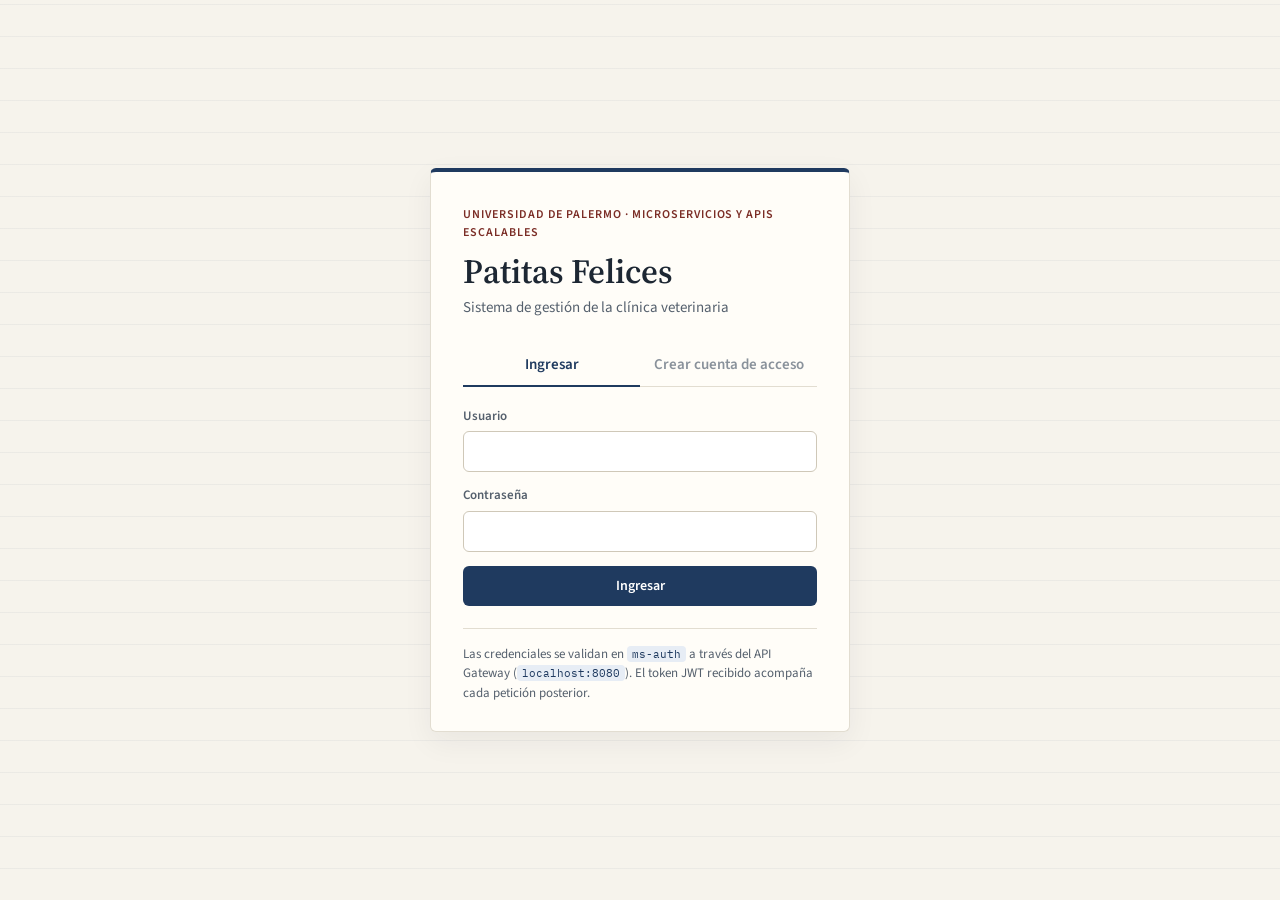
<file: patitas-felices/frontend/index.html>
<!doctype html>
<html lang="es">
<head>
    <meta charset="utf-8">
    <meta name="viewport" content="width=device-width, initial-scale=1">
    <title>Patitas Felices · Gestión veterinaria</title>
    <link rel="preconnect" href="https://fonts.googleapis.com">
    <link rel="preconnect" href="https://fonts.gstatic.com" crossorigin>
    <link href="https://fonts.googleapis.com/css2?family=IBM+Plex+Mono:wght@400;500&family=Source+Sans+3:wght@400;500;600&family=Source+Serif+4:opsz,wght@8..60,500;8..60,600&display=swap" rel="stylesheet">
    <link rel="stylesheet" href="css/estilos.css">
</head>
<body>

<section id="vista-login" class="login">
    <div class="login-tarjeta">
        <p class="sobretitulo">Universidad de Palermo · Microservicios y APIs Escalables</p>
        <h1>Patitas Felices</h1>
        <p class="bajada">Sistema de gestión de la clínica veterinaria</p>

        <div class="pestanas" role="tablist">
            <button type="button" class="pestana activa" data-pestana="ingresar">Ingresar</button>
            <button type="button" class="pestana" data-pestana="registrarse">Crear cuenta de acceso</button>
        </div>

        <form id="form-login" class="formulario">
            <label>Usuario<input name="username" autocomplete="username" required></label>
            <label>Contraseña<input name="password" type="password" autocomplete="current-password" required></label>
            <button type="submit" class="boton primario">Ingresar</button>
        </form>

        <form id="form-registro" class="formulario" hidden>
            <p class="aclaracion">Una cuenta solo habilita el ingreso al sistema. No da de alta un veterinario: las fichas profesionales se cargan desde la sección <strong>Veterinarios</strong>.</p>
            <label>Usuario<input name="username" autocomplete="username" required></label>
            <label>Contraseña<input name="password" type="password" autocomplete="new-password" required></label>
            <label>Rol de la cuenta
                <select name="rol" id="registro-rol" required>
                    <option value="ADMIN">Administrador</option>
                    <option value="RECEPCIONISTA">Recepcionista</option>
                    <option value="VET">Veterinario</option>
                </select>
            </label>
            <label id="campo-matricula" hidden>Matrícula del veterinario
                <input name="matricula" placeholder="Ej: MP-100" disabled required>
                <span class="ayuda">La cuenta se vincula con la ficha que tenga esta matrícula. <code>ms-auth</code> la valida consultando a <code>ms-veterinario</code> por OpenFeign.</span>
            </label>
            <button type="submit" class="boton primario">Crear cuenta</button>
        </form>

        <p class="nota">Las credenciales se validan en <code>ms-auth</code> a través del API Gateway (<code>localhost:8080</code>). El token JWT recibido acompaña cada petición posterior.</p>
    </div>
</section>

<div id="vista-app" class="app" hidden>
    <header class="cabecera">
        <div class="marca">
            <span class="marca-titulo">Patitas Felices</span>
            <span class="marca-sub">Gestión veterinaria · arquitectura de microservicios</span>
        </div>
        <div class="sesion">
            <div class="sesion-datos">
                <span id="sesion-usuario" class="sesion-usuario"></span>
                <span id="sesion-expira" class="sesion-expira"></span>
            </div>
            <button type="button" id="boton-salir" class="boton secundario chico">Cerrar sesión</button>
        </div>
    </header>

    <div class="disposicion">
        <nav class="menu" aria-label="Secciones">
            <button type="button" class="menu-item" data-seccion="mi-agenda" id="menu-mi-agenda" hidden>Mi agenda</button>
            <button type="button" class="menu-item activo" data-seccion="resumen">Resumen</button>
            <button type="button" class="menu-item" data-seccion="duenos">Dueños</button>
            <button type="button" class="menu-item" data-seccion="mascotas">Mascotas</button>
            <button type="button" class="menu-item" data-seccion="veterinarios">Veterinarios</button>
            <button type="button" class="menu-item" data-seccion="turnos">Turnos</button>
            <button type="button" class="menu-item" data-seccion="medicamentos">Medicamentos</button>
            <button type="button" class="menu-item" data-seccion="arquitectura">Arquitectura</button>
        </nav>

        <main class="contenido">

            <section class="seccion" data-seccion="mi-agenda" hidden>
                <header class="seccion-cabecera">
                    <h2>Mi agenda</h2>
                    <p id="mi-agenda-bajada"></p>
                </header>
                <article class="tarjeta">
                    <h3>Próximos turnos</h3>
                    <div id="mi-agenda-proximos"></div>
                </article>
                <article class="tarjeta">
                    <h3>Historial</h3>
                    <div id="mi-agenda-historial"></div>
                </article>
            </section>

            <section class="seccion" data-seccion="resumen">
                <header class="seccion-cabecera">
                    <h2>Resumen</h2>
                    <p>Datos agregados de los cuatro microservicios de negocio, obtenidos a través del gateway.</p>
                </header>
                <div class="indicadores">
                    <div class="indicador"><span class="indicador-valor" id="ind-duenos">–</span><span class="indicador-nombre">Dueños</span><span class="indicador-origen">ms-dueno</span></div>
                    <div class="indicador"><span class="indicador-valor" id="ind-mascotas">–</span><span class="indicador-nombre">Mascotas</span><span class="indicador-origen">ms-mascota</span></div>
                    <div class="indicador"><span class="indicador-valor" id="ind-veterinarios">–</span><span class="indicador-nombre">Veterinarios</span><span class="indicador-origen">ms-veterinario</span></div>
                    <div class="indicador"><span class="indicador-valor" id="ind-turnos">–</span><span class="indicador-nombre">Turnos</span><span class="indicador-origen">ms-turno</span></div>
                    <div class="indicador"><span class="indicador-valor" id="ind-medicamentos">–</span><span class="indicador-nombre">Medicamentos</span><span class="indicador-origen" id="ind-medicamentos-detalle">ms-medicamento</span></div>
                </div>
                <div class="dos-columnas">
                    <article class="tarjeta">
                        <h3>Próximos turnos</h3>
                        <div id="proximos-turnos"></div>
                    </article>
                    <article class="tarjeta">
                        <h3>Turnos por estado</h3>
                        <div id="turnos-por-estado" class="barras"></div>
                    </article>
                </div>
            </section>

            <section class="seccion" data-seccion="duenos" hidden>
                <header class="seccion-cabecera">
                    <h2>Dueños</h2>
                    <p>Microservicio <code>ms-dueno</code> · ruta <code>/api/duenos</code>. El email no puede repetirse.</p>
                </header>
                <article class="tarjeta">
                    <h3 id="titulo-form-dueno">Nuevo dueño</h3>
                    <form id="form-dueno" class="formulario grilla">
                        <label>Nombre<input name="nombre" required></label>
                        <label>Apellido<input name="apellido" required></label>
                        <label>Email<input name="email" type="email" required></label>
                        <label>Teléfono<input name="telefono" required></label>
                        <div class="acciones-form">
                            <button type="submit" class="boton primario">Guardar</button>
                            <button type="button" class="boton secundario" data-cancelar="dueno" hidden>Cancelar edición</button>
                        </div>
                    </form>
                </article>
                <article class="tarjeta">
                    <h3>Listado</h3>
                    <div id="tabla-duenos"></div>
                </article>
                <article class="tarjeta" id="panel-mascotas-dueno" hidden>
                    <h3 id="titulo-mascotas-dueno"></h3>
                    <p class="detalle">Consulta a <code>ms-mascota</code>: <code>GET /api/mascotas/dueno/{id}</code></p>
                    <div id="tabla-mascotas-dueno"></div>
                </article>
            </section>

            <section class="seccion" data-seccion="mascotas" hidden>
                <header class="seccion-cabecera">
                    <h2>Mascotas</h2>
                    <p>Microservicio <code>ms-mascota</code> · ruta <code>/api/mascotas</code>. Cada mascota guarda el <code>duenoId</code>, no una relación JPA.</p>
                </header>
                <article class="tarjeta">
                    <h3 id="titulo-form-mascota">Nueva mascota</h3>
                    <form id="form-mascota" class="formulario grilla">
                        <label>Nombre<input name="nombre" required></label>
                        <label>Especie<input name="especie" list="especies" required></label>
                        <label>Raza<input name="raza" required></label>
                        <label>Fecha de nacimiento<input name="fechaNacimiento" type="date"></label>
                        <label class="ancho">Dueño<select name="duenoId" required></select></label>
                        <div class="acciones-form">
                            <button type="submit" class="boton primario">Guardar</button>
                            <button type="button" class="boton secundario" data-cancelar="mascota" hidden>Cancelar edición</button>
                        </div>
                    </form>
                    <datalist id="especies">
                        <option value="Perro"><option value="Gato"><option value="Ave"><option value="Conejo"><option value="Reptil">
                    </datalist>
                </article>
                <article class="tarjeta">
                    <div class="tarjeta-cabecera">
                        <h3>Listado</h3>
                        <label class="filtro">Filtrar por dueño<select id="filtro-mascota-dueno"></select></label>
                    </div>
                    <div id="tabla-mascotas"></div>
                </article>
            </section>

            <section class="seccion" data-seccion="veterinarios" hidden>
                <header class="seccion-cabecera">
                    <h2>Veterinarios</h2>
                    <p>Microservicio <code>ms-veterinario</code> · ruta <code>/api/veterinarios</code>. La matrícula no puede repetirse.</p>
                </header>
                <article class="tarjeta">
                    <h3 id="titulo-form-veterinario">Nuevo veterinario</h3>
                    <form id="form-veterinario" class="formulario grilla">
                        <label>Nombre<input name="nombre" required></label>
                        <label>Apellido<input name="apellido" required></label>
                        <label>Matrícula<input name="matricula" required></label>
                        <label>Especialidad<input name="especialidad" required></label>
                        <label class="ancho">Email<input name="email" type="email" required></label>
                        <div class="acciones-form">
                            <button type="submit" class="boton primario">Guardar</button>
                            <button type="button" class="boton secundario" data-cancelar="veterinario" hidden>Cancelar edición</button>
                        </div>
                    </form>
                </article>
                <article class="tarjeta">
                    <div class="tarjeta-cabecera">
                        <h3>Listado</h3>
                        <form id="filtro-especialidad" class="filtro en-linea">
                            <label>Especialidad<input name="especialidad" placeholder="Ej: Felinos"></label>
                            <button type="submit" class="boton secundario chico">Buscar</button>
                            <button type="button" class="boton texto chico" id="limpiar-especialidad">Limpiar</button>
                        </form>
                    </div>
                    <div id="tabla-veterinarios"></div>
                </article>
            </section>

            <section class="seccion" data-seccion="turnos" hidden>
                <header class="seccion-cabecera">
                    <h2>Turnos</h2>
                    <p>Microservicio <code>ms-turno</code> · ruta <code>/api/turnos</code>. Al crear un turno, <code>ms-turno</code> consulta por OpenFeign a <code>ms-mascota</code> y <code>ms-veterinario</code>.</p>
                </header>
                <article class="tarjeta">
                    <h3>Nuevo turno</h3>
                    <form id="form-turno" class="formulario grilla">
                        <label>Mascota<select name="mascotaId" required></select></label>
                        <label>Veterinario<select name="veterinarioId" required></select></label>
                        <label>Fecha y hora<input name="fechaHora" type="datetime-local" required></label>
                        <label>Motivo<input name="motivo" required></label>
                        <div class="acciones-form">
                            <button type="submit" class="boton primario">Solicitar turno</button>
                        </div>
                    </form>
                    <p class="detalle">Reglas: la fecha debe ser futura y un veterinario no puede tener dos turnos activos a la misma hora.</p>
                </article>
                <article class="tarjeta">
                    <div class="tarjeta-cabecera">
                        <h3>Agenda</h3>
                        <div class="filtro en-linea">
                            <label>Veterinario<select id="filtro-turno-veterinario"></select></label>
                            <label>Mascota<select id="filtro-turno-mascota"></select></label>
                        </div>
                    </div>
                    <div id="tabla-turnos"></div>
                </article>
            </section>

            <section class="seccion" data-seccion="medicamentos" hidden>
                <header class="seccion-cabecera">
                    <h2>Medicamentos</h2>
                    <p>Microservicio <code>ms-medicamento</code> · ruta <code>/api/medicamentos</code>. Al recetar, consulta a <code>ms-turno</code> por OpenFeign y descuenta una unidad de stock.</p>
                </header>
                <article class="tarjeta">
                    <h3 id="titulo-form-medicamento">Nuevo medicamento</h3>
                    <form id="form-medicamento" class="formulario grilla">
                        <label>Nombre<input name="nombre" maxlength="80" required></label>
                        <label>Principio activo<input name="principioActivo" maxlength="80" required></label>
                        <label>Stock<input name="stock" type="number" min="0" step="1" required></label>
                        <label>Precio unitario<input name="precioUnitario" type="number" min="0.01" step="0.01" required></label>
                        <div class="acciones-form">
                            <button type="submit" class="boton primario">Guardar</button>
                            <button type="button" class="boton secundario" data-cancelar="medicamento" hidden>Cancelar edición</button>
                        </div>
                    </form>
                </article>
                <article class="tarjeta">
                    <h3>Inventario</h3>
                    <div id="tabla-medicamentos"></div>
                </article>
                <article class="tarjeta">
                    <h3>Recetar en un turno</h3>
                    <form id="form-receta" class="formulario grilla">
                        <label>Turno<select name="turnoId" id="receta-turno" required></select></label>
                        <label>Medicamento<select name="medicamentoId" required></select></label>
                        <div class="acciones-form">
                            <button type="submit" class="boton primario">Recetar</button>
                        </div>
                    </form>
                    <p class="detalle">Reglas: el turno tiene que existir y no estar cancelado, el medicamento no puede repetirse en el mismo turno y tiene que haber stock.</p>
                    <div id="recetas-turno" class="recetas"></div>
                </article>
            </section>

            <section class="seccion" data-seccion="arquitectura" hidden>
                <header class="seccion-cabecera">
                    <h2>Arquitectura</h2>
                    <p>Este cliente solo conoce el gateway. El resto de los componentes se descubren y configuran entre sí.</p>
                </header>
                <article class="tarjeta">
                    <h3>Recorrido de una petición</h3>
                    <div class="diagrama">
                        <div class="nodo cliente"><strong>Cliente</strong><span>Este frontend</span></div>
                        <div class="flecha">→</div>
                        <div class="nodo gateway">
                            <strong>API Gateway <em>:8080</em></strong>
                            <span>Valida el JWT · limita peticiones con Redis · CORS · registro de peticiones</span>
                        </div>
                        <div class="flecha">→</div>
                        <div class="servicios">
                            <div class="nodo"><strong>ms-auth <em>:8085</em></strong><span>Registro, login y emisión de tokens</span></div>
                            <div class="nodo"><strong>ms-dueno <em>:8081</em></strong><span>Dueños · dueno_db</span></div>
                            <div class="nodo"><strong>ms-mascota <em>:8082</em></strong><span>Mascotas · mascota_db</span></div>
                            <div class="nodo"><strong>ms-veterinario <em>:8083</em></strong><span>Veterinarios · veterinario_db</span></div>
                            <div class="nodo"><strong>ms-turno <em>:8084</em></strong><span>Turnos · Feign + Resilience4j hacia mascota y veterinario</span></div>
                            <div class="nodo"><strong>ms-medicamento <em>:8086</em></strong><span>Stock y recetas · Feign hacia ms-turno</span></div>
                        </div>
                    </div>
                    <div class="soporte">
                        <div class="nodo tenue"><strong>Eureka <em>:8761</em></strong><span>Registro y descubrimiento de servicios</span></div>
                        <div class="nodo tenue"><strong>Config Server <em>:8888</em></strong><span>Configuración desde el repositorio patitas-config</span></div>
                        <div class="nodo tenue"><strong>Redis <em>:6379</em></strong><span>Estado del rate limiter del gateway</span></div>
                    </div>
                </article>
                <article class="tarjeta">
                    <h3>Experimentos</h3>
                    <p class="detalle">Cada botón dispara peticiones reales contra el gateway para observar un mecanismo del sistema.</p>
                    <div class="experimentos">
                        <div class="experimento">
                            <h4>Petición sin token</h4>
                            <p>El filtro de autenticación del gateway debería rechazarla antes de llegar a <code>ms-dueno</code>.</p>
                            <button type="button" class="boton secundario chico" data-experimento="sin-token">Ejecutar</button>
                            <output id="res-sin-token"></output>
                        </div>
                        <div class="experimento">
                            <h4>Token alterado</h4>
                            <p>Se modifica la firma del token actual. Sin la clave secreta, la firma no coincide.</p>
                            <button type="button" class="boton secundario chico" data-experimento="token-alterado">Ejecutar</button>
                            <output id="res-token-alterado"></output>
                        </div>
                        <div class="experimento">
                            <h4>Mascota inexistente</h4>
                            <p><code>ms-turno</code> valida por Feign contra <code>ms-mascota</code> y responde 404 sin crear el turno.</p>
                            <button type="button" class="boton secundario chico" data-experimento="mascota-inexistente">Ejecutar</button>
                            <output id="res-mascota-inexistente"></output>
                        </div>
                        <div class="experimento">
                            <h4>Ráfaga de 30 peticiones</h4>
                            <p>La ruta de turnos admite 10 por segundo con picos de 20. El excedente recibe 429.</p>
                            <button type="button" class="boton secundario chico" data-experimento="rafaga">Ejecutar</button>
                            <output id="res-rafaga"></output>
                        </div>
                    </div>
                </article>
            </section>

        </main>

        <aside class="registro" aria-label="Registro de peticiones">
            <div class="registro-cabecera">
                <h3>Registro de peticiones</h3>
                <button type="button" id="limpiar-registro" class="boton texto chico">Limpiar</button>
            </div>
            <p class="detalle">Todo pasa por <code>localhost:8080</code> con el header <code>Authorization: Bearer</code>.</p>
            <ol id="lista-registro" class="lista-registro"></ol>
        </aside>
    </div>
</div>

<div id="avisos" class="avisos" aria-live="polite"></div>

<script src="js/app.js"></script>
</body>
</html>
</file>
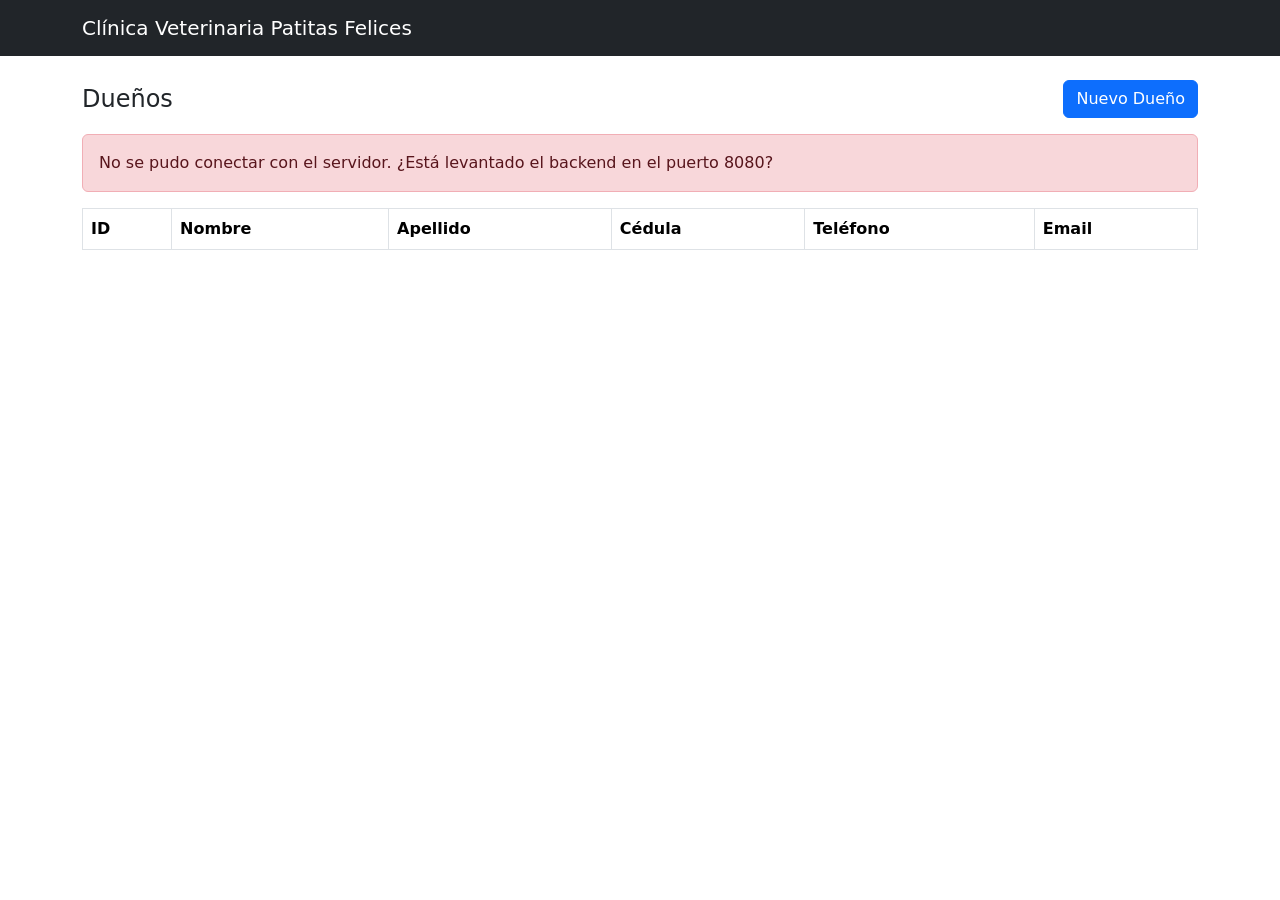
<file: vet-system/frontend/index.html>
<!DOCTYPE html>
<html lang="es">
<head>
    <meta charset="UTF-8">
    <meta name="viewport" content="width=device-width, initial-scale=1">
    <title>Patitas Felices - Dueños</title>
    <link href="https://cdn.jsdelivr.net/npm/bootstrap@5.3.3/dist/css/bootstrap.min.css" rel="stylesheet">
</head>
<body>

<nav class="navbar navbar-dark bg-dark">
    <div class="container">
        <span class="navbar-brand">Clínica Veterinaria Patitas Felices</span>
    </div>
</nav>

<main class="container mt-4">
    <div class="d-flex justify-content-between align-items-center mb-3">
        <h1 class="h4 mb-0">Dueños</h1>
        <button class="btn btn-primary" data-bs-toggle="modal" data-bs-target="#modalDuenio">
            Nuevo Dueño
        </button>
    </div>

    <div id="errorTabla" class="alert alert-danger d-none"></div>

    <table class="table table-bordered">
        <thead>
        <tr>
            <th>ID</th>
            <th>Nombre</th>
            <th>Apellido</th>
            <th>Cédula</th>
            <th>Teléfono</th>
            <th>Email</th>
        </tr>
        </thead>
        <tbody id="tablaDuenios"></tbody>
    </table>
</main>

<div class="modal fade" id="modalDuenio" tabindex="-1">
    <div class="modal-dialog">
        <form id="formDuenio" class="modal-content" novalidate>
            <div class="modal-header">
                <h2 class="modal-title h5">Nuevo Dueño</h2>
                <button type="button" class="btn-close" data-bs-dismiss="modal"></button>
            </div>

            <div class="modal-body">
                <div class="mb-2">
                    <label for="nombre" class="form-label">Nombre</label>
                    <input id="nombre" class="form-control">
                </div>
                <div class="mb-2">
                    <label for="apellido" class="form-label">Apellido</label>
                    <input id="apellido" class="form-control">
                </div>
                <div class="mb-2">
                    <label for="cedula" class="form-label">Cédula</label>
                    <input id="cedula" class="form-control">
                </div>
                <div class="mb-2">
                    <label for="telefono" class="form-label">Teléfono</label>
                    <input id="telefono" class="form-control">
                </div>
                <div class="mb-3">
                    <label for="email" class="form-label">Email</label>
                    <input id="email" class="form-control">
                </div>

                <div id="errorFormulario" class="alert alert-danger d-none mb-0"></div>
            </div>

            <div class="modal-footer">
                <button type="button" class="btn btn-secondary" data-bs-dismiss="modal">Cancelar</button>
                <button type="submit" class="btn btn-primary">Guardar</button>
            </div>
        </form>
    </div>
</div>

<script src="https://cdn.jsdelivr.net/npm/bootstrap@5.3.3/dist/js/bootstrap.bundle.min.js"></script>
<script>
    const API_URL = 'http://localhost:8080/api/duenio';

    const modal = document.getElementById('modalDuenio');
    const formulario = document.getElementById('formDuenio');
    const cuerpoTabla = document.getElementById('tablaDuenios');
    const errorTabla = document.getElementById('errorTabla');
    const errorFormulario = document.getElementById('errorFormulario');

    document.addEventListener('DOMContentLoaded', cargarDuenios);
    formulario.addEventListener('submit', crearDuenio);

    // Cada vez que se abre el modal, el formulario arranca limpio
    modal.addEventListener('show.bs.modal', () => {
        formulario.reset();
        ocultar(errorFormulario);
    });

    // GET /api/duenio → llena la tabla
    async function cargarDuenios() {
        ocultar(errorTabla);
        try {
            const respuesta = await fetch(API_URL);
            if (!respuesta.ok) {
                const error = await leerError(respuesta);
                mostrar(errorTabla, error.mensaje);
                return;
            }

            const duenios = await respuesta.json();
            cuerpoTabla.innerHTML = '';

            if (duenios.length === 0) {
                cuerpoTabla.innerHTML = '<tr><td colspan="6" class="text-center">No hay dueños registrados</td></tr>';
                return;
            }

            duenios.forEach(duenio => {
                const fila = document.createElement('tr');
                [duenio.id, duenio.nombre, duenio.apellido, duenio.cedula, duenio.telefono, duenio.email]
                    .forEach(valor => {
                        const celda = document.createElement('td');
                        celda.textContent = valor;
                        fila.appendChild(celda);
                    });
                cuerpoTabla.appendChild(fila);
            });
        } catch (e) {
            mostrar(errorTabla, 'No se pudo conectar con el servidor. ¿Está levantado el backend en el puerto 8080?');
        }
    }

    // POST /api/duenio → crea el dueño y refresca la tabla sin recargar
    async function crearDuenio(evento) {
        evento.preventDefault();
        ocultar(errorFormulario);

        const duenio = {
            nombre: document.getElementById('nombre').value,
            apellido: document.getElementById('apellido').value,
            cedula: document.getElementById('cedula').value,
            telefono: document.getElementById('telefono').value,
            email: document.getElementById('email').value
        };

        try {
            const respuesta = await fetch(API_URL, {
                method: 'POST',
                headers: { 'Content-Type': 'application/json' },
                body: JSON.stringify(duenio)
            });

            if (!respuesta.ok) {
                const error = await leerError(respuesta);
                mostrar(errorFormulario, error.mensaje);
                return;
            }

            bootstrap.Modal.getOrCreateInstance(modal).hide();
            await cargarDuenios();
        } catch (e) {
            mostrar(errorFormulario, 'No se pudo conectar con el servidor. ¿Está levantado el backend en el puerto 8080?');
        }
    }

    // Lee el ErrorResponse del backend; si la respuesta no es JSON, arma un mensaje genérico
    async function leerError(respuesta) {
        try {
            return await respuesta.json();
        } catch {
            return { mensaje: 'Error ' + respuesta.status };
        }
    }

    function mostrar(elemento, mensaje) {
        elemento.textContent = mensaje;
        elemento.classList.remove('d-none');
    }

    function ocultar(elemento) {
        elemento.classList.add('d-none');
    }
</script>
</body>
</html>
</file>
<file: patitas-felices/frontend/css/estilos.css>
:root {
    --papel: #f6f3ec;
    --superficie: #fffdf8;
    --tinta: #1d2733;
    --tinta-suave: #55606d;
    --tinta-tenue: #8a929b;
    --linea: #e2ddd1;
    --linea-fuerte: #cfc8b8;
    --acento: #1f3a5f;
    --acento-suave: #e7edf5;
    --borravino: #7b2d26;
    --ok: #2f6b45;
    --ok-suave: #e5f0e8;
    --alerta: #9a6a12;
    --alerta-suave: #f7eedb;
    --error: #a3352b;
    --error-suave: #f6e4e1;
    --serif: "Source Serif 4", Georgia, "Times New Roman", serif;
    --sans: "Source Sans 3", "Segoe UI", Arial, sans-serif;
    --mono: "IBM Plex Mono", Consolas, monospace;
    --radio: 6px;
}

* {
    box-sizing: border-box;
}

html, body {
    margin: 0;
}

body {
    background: var(--papel);
    color: var(--tinta);
    font-family: var(--sans);
    font-size: 15px;
    line-height: 1.5;
}

[hidden] {
    display: none !important;
}

h1, h2, h3, h4 {
    font-family: var(--serif);
    font-weight: 600;
    color: var(--tinta);
    margin: 0;
}

code {
    font-family: var(--mono);
    font-size: 0.86em;
    background: var(--acento-suave);
    color: var(--acento);
    padding: 1px 5px;
    border-radius: 4px;
}

.boton {
    font-family: var(--sans);
    font-size: 14px;
    font-weight: 600;
    border-radius: var(--radio);
    border: 1px solid transparent;
    padding: 9px 16px;
    cursor: pointer;
    transition: background 0.15s, border-color 0.15s, color 0.15s;
}

.boton:disabled {
    opacity: 0.55;
    cursor: wait;
}

.boton.primario {
    background: var(--acento);
    color: #fff;
}

.boton.primario:hover {
    background: #162c49;
}

.boton.secundario {
    background: var(--superficie);
    color: var(--acento);
    border-color: var(--linea-fuerte);
}

.boton.secundario:hover {
    border-color: var(--acento);
}

.boton.texto {
    background: none;
    color: var(--tinta-suave);
    padding: 4px 6px;
}

.boton.texto:hover {
    color: var(--acento);
}

.boton.peligro {
    color: var(--error);
}

.boton.chico {
    font-size: 13px;
    padding: 6px 11px;
}

.formulario {
    display: flex;
    flex-direction: column;
    gap: 14px;
}

.formulario label, .filtro label, label.filtro {
    display: flex;
    flex-direction: column;
    gap: 5px;
    font-size: 13px;
    font-weight: 600;
    color: var(--tinta-suave);
}

input, select {
    font-family: var(--sans);
    font-size: 15px;
    color: var(--tinta);
    background: #fff;
    border: 1px solid var(--linea-fuerte);
    border-radius: var(--radio);
    padding: 9px 11px;
    min-width: 0;
}

input:focus, select:focus {
    outline: 2px solid var(--acento-suave);
    border-color: var(--acento);
}

.formulario.grilla {
    display: grid;
    grid-template-columns: repeat(2, minmax(0, 1fr));
    gap: 14px 18px;
}

.formulario.grilla .ancho, .formulario.grilla .acciones-form {
    grid-column: 1 / -1;
}

.acciones-form {
    display: flex;
    gap: 10px;
    flex-wrap: wrap;
}

.login {
    min-height: 100vh;
    display: grid;
    place-items: center;
    padding: 32px 16px;
    background: repeating-linear-gradient(0deg, transparent 0 31px, rgba(31, 58, 95, 0.05) 31px 32px), var(--papel);
}

.login-tarjeta {
    width: 100%;
    max-width: 420px;
    background: var(--superficie);
    border: 1px solid var(--linea);
    border-top: 4px solid var(--acento);
    border-radius: var(--radio);
    padding: 34px 32px 28px;
    box-shadow: 0 10px 30px rgba(29, 39, 51, 0.06);
}

.sobretitulo {
    font-size: 12px;
    letter-spacing: 0.08em;
    text-transform: uppercase;
    color: var(--borravino);
    font-weight: 600;
    margin: 0 0 10px;
}

.login h1 {
    font-size: 34px;
    line-height: 1.15;
}

.bajada {
    color: var(--tinta-suave);
    margin: 6px 0 24px;
}

.pestanas {
    display: grid;
    grid-template-columns: 1fr 1fr;
    border-bottom: 1px solid var(--linea);
    margin-bottom: 20px;
}

.pestana {
    background: none;
    border: none;
    border-bottom: 2px solid transparent;
    padding: 10px 0;
    font-family: var(--sans);
    font-size: 15px;
    font-weight: 600;
    color: var(--tinta-tenue);
    cursor: pointer;
    margin-bottom: -1px;
}

.pestana.activa {
    color: var(--acento);
    border-bottom-color: var(--acento);
}

.aclaracion {
    font-size: 13px;
    color: var(--tinta-suave);
    background: var(--acento-suave);
    border-left: 3px solid var(--acento);
    border-radius: 0 var(--radio) var(--radio) 0;
    padding: 9px 12px;
    margin: 0;
}

.ayuda {
    font-size: 12px;
    font-weight: 400;
    color: var(--tinta-tenue);
}

.nota {
    font-size: 13px;
    color: var(--tinta-suave);
    margin: 22px 0 0;
    padding-top: 16px;
    border-top: 1px solid var(--linea);
}

.cabecera {
    display: flex;
    justify-content: space-between;
    align-items: center;
    gap: 16px;
    padding: 14px 28px;
    background: var(--superficie);
    border-bottom: 1px solid var(--linea);
    position: sticky;
    top: 0;
    z-index: 5;
}

.marca {
    display: flex;
    flex-direction: column;
}

.marca-titulo {
    font-family: var(--serif);
    font-size: 22px;
    font-weight: 600;
    color: var(--acento);
}

.marca-sub {
    font-size: 13px;
    color: var(--tinta-suave);
}

.sesion {
    display: flex;
    align-items: center;
    gap: 14px;
}

.sesion-datos {
    display: flex;
    flex-direction: column;
    align-items: flex-end;
}

.sesion-usuario {
    font-weight: 600;
}

.sesion-expira {
    font-size: 12px;
    color: var(--tinta-tenue);
}

.disposicion {
    display: grid;
    grid-template-columns: 190px minmax(0, 1fr) 320px;
    gap: 24px;
    padding: 24px 28px 40px;
    max-width: 1500px;
    margin: 0 auto;
}

.menu {
    display: flex;
    flex-direction: column;
    gap: 2px;
    position: sticky;
    top: 92px;
    align-self: start;
}

.menu-item {
    text-align: left;
    background: none;
    border: none;
    border-left: 3px solid transparent;
    padding: 9px 14px;
    font-family: var(--sans);
    font-size: 15px;
    color: var(--tinta-suave);
    cursor: pointer;
    border-radius: 0 var(--radio) var(--radio) 0;
}

.menu-item:hover {
    color: var(--tinta);
    background: rgba(31, 58, 95, 0.04);
}

.menu-item.activo {
    color: var(--acento);
    font-weight: 600;
    border-left-color: var(--acento);
    background: var(--acento-suave);
}

.contenido {
    min-width: 0;
}

.seccion {
    display: flex;
    flex-direction: column;
    gap: 20px;
}

.seccion-cabecera h2 {
    font-size: 28px;
}

.seccion-cabecera p {
    color: var(--tinta-suave);
    margin: 4px 0 0;
}

.tarjeta {
    background: var(--superficie);
    border: 1px solid var(--linea);
    border-radius: var(--radio);
    padding: 20px 22px;
    min-width: 0;
}

.tarjeta h3 {
    font-size: 18px;
    margin-bottom: 14px;
}

.tarjeta-cabecera {
    display: flex;
    justify-content: space-between;
    align-items: flex-end;
    gap: 16px;
    flex-wrap: wrap;
    margin-bottom: 14px;
}

.tarjeta-cabecera h3 {
    margin-bottom: 0;
}

.filtro.en-linea {
    display: flex;
    align-items: flex-end;
    gap: 10px;
    flex-wrap: wrap;
}

.filtro select, .filtro input {
    font-size: 14px;
    padding: 7px 9px;
}

.detalle {
    font-size: 13px;
    color: var(--tinta-suave);
    margin: 12px 0 0;
}

.tarjeta > .detalle:first-of-type {
    margin-top: -6px;
    margin-bottom: 12px;
}

.indicadores {
    display: grid;
    grid-template-columns: repeat(5, minmax(0, 1fr));
    gap: 16px;
}

.indicador {
    background: var(--superficie);
    border: 1px solid var(--linea);
    border-radius: var(--radio);
    padding: 16px 18px;
    display: flex;
    flex-direction: column;
}

.indicador-valor {
    font-family: var(--serif);
    font-size: 34px;
    font-weight: 600;
    color: var(--acento);
    line-height: 1.1;
}

.indicador-nombre {
    font-weight: 600;
}

.indicador-origen {
    font-family: var(--mono);
    font-size: 12px;
    color: var(--tinta-tenue);
}

.dos-columnas {
    display: grid;
    grid-template-columns: minmax(0, 1.6fr) minmax(0, 1fr);
    gap: 20px;
}

.tabla-contenedor {
    overflow-x: auto;
}

table {
    width: 100%;
    border-collapse: collapse;
    font-size: 14px;
}

th {
    text-align: left;
    font-size: 12px;
    text-transform: uppercase;
    letter-spacing: 0.05em;
    color: var(--tinta-tenue);
    font-weight: 600;
    padding: 8px 10px;
    border-bottom: 1px solid var(--linea-fuerte);
    white-space: nowrap;
}

td {
    padding: 10px;
    border-bottom: 1px solid var(--linea);
    vertical-align: middle;
}

tr:last-child td {
    border-bottom: none;
}

td.id {
    font-family: var(--mono);
    color: var(--tinta-tenue);
    font-size: 13px;
}

td.fecha {
    white-space: nowrap;
}

td.acciones {
    white-space: nowrap;
    text-align: right;
}

.vacio {
    color: var(--tinta-tenue);
    font-style: italic;
    margin: 4px 0;
}

.etiqueta {
    display: inline-block;
    font-size: 12px;
    font-weight: 600;
    letter-spacing: 0.03em;
    padding: 2px 9px;
    border-radius: 999px;
    white-space: nowrap;
}

.etiqueta.PENDIENTE {
    background: var(--alerta-suave);
    color: var(--alerta);
}

.etiqueta.CONFIRMADO {
    background: var(--ok-suave);
    color: var(--ok);
}

.etiqueta.CANCELADO {
    background: #ecebe7;
    color: var(--tinta-tenue);
}

.stock {
    font-weight: 600;
}

.stock.bajo {
    color: var(--alerta);
}

.stock.agotado {
    color: var(--error);
}

.recetas h4 {
    font-size: 15px;
    margin: 18px 0 8px;
}

.barras {
    display: flex;
    flex-direction: column;
    gap: 14px;
}

.barra-fila {
    display: grid;
    grid-template-columns: 110px minmax(0, 1fr) 32px;
    align-items: center;
    gap: 10px;
    font-size: 14px;
}

.barra-pista {
    height: 10px;
    background: #efebe2;
    border-radius: 999px;
    overflow: hidden;
}

.barra-relleno {
    height: 100%;
    border-radius: 999px;
}

.barra-relleno.PENDIENTE {
    background: #c9962f;
}

.barra-relleno.CONFIRMADO {
    background: var(--ok);
}

.barra-relleno.CANCELADO {
    background: #b9b5ab;
}

.barra-valor {
    text-align: right;
    font-weight: 600;
}

.registro {
    background: var(--superficie);
    border: 1px solid var(--linea);
    border-radius: var(--radio);
    padding: 18px;
    position: sticky;
    top: 92px;
    align-self: start;
    max-height: calc(100vh - 116px);
    display: flex;
    flex-direction: column;
}

.registro-cabecera {
    display: flex;
    justify-content: space-between;
    align-items: center;
}

.registro h3 {
    font-size: 16px;
}

.registro .detalle {
    margin: 6px 0 12px;
}

.lista-registro {
    list-style: none;
    margin: 0;
    padding: 0;
    overflow-y: auto;
    font-family: var(--mono);
    font-size: 12px;
}

.lista-registro li {
    display: grid;
    grid-template-columns: auto 1fr auto;
    gap: 2px 8px;
    padding: 7px 0;
    border-bottom: 1px dashed var(--linea);
}

.lista-registro .hora {
    color: var(--tinta-tenue);
}

.lista-registro .ruta {
    overflow-wrap: anywhere;
}

.lista-registro .metodo {
    font-weight: 500;
    color: var(--acento);
}

.lista-registro .duracion {
    grid-column: 2 / 4;
    color: var(--tinta-tenue);
}

.codigo {
    font-weight: 500;
    padding: 0 6px;
    border-radius: 4px;
    align-self: start;
}

.codigo.c2 {
    background: var(--ok-suave);
    color: var(--ok);
}

.codigo.c4 {
    background: var(--alerta-suave);
    color: var(--alerta);
}

.codigo.c5, .codigo.c0 {
    background: var(--error-suave);
    color: var(--error);
}

.diagrama {
    display: grid;
    grid-template-columns: minmax(0, 0.9fr) auto minmax(0, 1.3fr) auto minmax(0, 1.6fr);
    align-items: center;
    gap: 12px;
}

.flecha {
    font-family: var(--serif);
    font-size: 26px;
    color: var(--tinta-tenue);
}

.servicios {
    display: flex;
    flex-direction: column;
    gap: 8px;
}

.nodo {
    border: 1px solid var(--linea-fuerte);
    border-radius: var(--radio);
    padding: 10px 12px;
    background: #fff;
    display: flex;
    flex-direction: column;
    gap: 2px;
}

.nodo strong {
    font-family: var(--serif);
    font-size: 15px;
}

.nodo em {
    font-style: normal;
    font-family: var(--mono);
    font-size: 12px;
    color: var(--tinta-tenue);
}

.nodo span {
    font-size: 13px;
    color: var(--tinta-suave);
}

.nodo.cliente {
    border-style: dashed;
}

.nodo.gateway {
    border-color: var(--acento);
    background: var(--acento-suave);
}

.nodo.tenue {
    background: transparent;
}

.soporte {
    display: grid;
    grid-template-columns: repeat(3, minmax(0, 1fr));
    gap: 10px;
    margin-top: 16px;
    padding-top: 16px;
    border-top: 1px dashed var(--linea-fuerte);
}

.experimentos {
    display: grid;
    grid-template-columns: repeat(2, minmax(0, 1fr));
    gap: 14px;
    margin-top: 14px;
}

.experimento {
    border: 1px solid var(--linea);
    border-radius: var(--radio);
    padding: 14px 16px;
    display: flex;
    flex-direction: column;
    align-items: flex-start;
    gap: 8px;
}

.experimento h4 {
    font-size: 15px;
}

.experimento p {
    font-size: 13px;
    color: var(--tinta-suave);
    margin: 0;
}

.experimento output {
    font-size: 13px;
    min-height: 1em;
}

.experimento output:empty {
    display: none;
}

.resultado {
    display: block;
    border-left: 3px solid var(--linea-fuerte);
    padding: 4px 10px;
    background: #faf8f2;
}

.resultado.ok {
    border-color: var(--ok);
}

.resultado.mal {
    border-color: var(--error);
}

.avisos {
    position: fixed;
    right: 20px;
    bottom: 20px;
    display: flex;
    flex-direction: column;
    gap: 10px;
    z-index: 20;
    max-width: min(420px, calc(100vw - 40px));
}

.aviso {
    background: var(--superficie);
    border: 1px solid var(--linea-fuerte);
    border-left: 4px solid var(--ok);
    border-radius: var(--radio);
    padding: 12px 16px;
    font-size: 14px;
    box-shadow: 0 8px 24px rgba(29, 39, 51, 0.12);
    animation: entrar 0.2s ease-out;
}

.aviso.error {
    border-left-color: var(--error);
}

.aviso strong {
    display: block;
    font-size: 13px;
    color: var(--tinta-suave);
}

@keyframes entrar {
    from {
        opacity: 0;
        transform: translateY(8px);
    }
}

@media (max-width: 1180px) {
    .disposicion {
        grid-template-columns: 180px minmax(0, 1fr);
    }

    .registro {
        grid-column: 2;
        position: static;
        max-height: 360px;
    }
}

@media (max-width: 860px) {
    .disposicion {
        grid-template-columns: minmax(0, 1fr);
        padding: 16px;
        gap: 16px;
    }

    .menu {
        flex-direction: row;
        overflow-x: auto;
        position: static;
        border-bottom: 1px solid var(--linea);
    }

    .menu-item {
        border-left: none;
        border-bottom: 3px solid transparent;
        border-radius: 0;
        white-space: nowrap;
    }

    .menu-item.activo {
        border-bottom-color: var(--acento);
    }

    .registro {
        grid-column: 1;
    }

    .cabecera {
        padding: 12px 16px;
    }

    .marca-sub {
        display: none;
    }

    .indicadores {
        grid-template-columns: repeat(2, minmax(0, 1fr));
    }

    .dos-columnas, .experimentos, .soporte {
        grid-template-columns: minmax(0, 1fr);
    }

    .diagrama {
        grid-template-columns: minmax(0, 1fr);
    }

    .flecha {
        transform: rotate(90deg);
        justify-self: center;
    }

    .formulario.grilla {
        grid-template-columns: minmax(0, 1fr);
    }

    .login-tarjeta {
        padding: 28px 22px 22px;
    }
}
</file>
